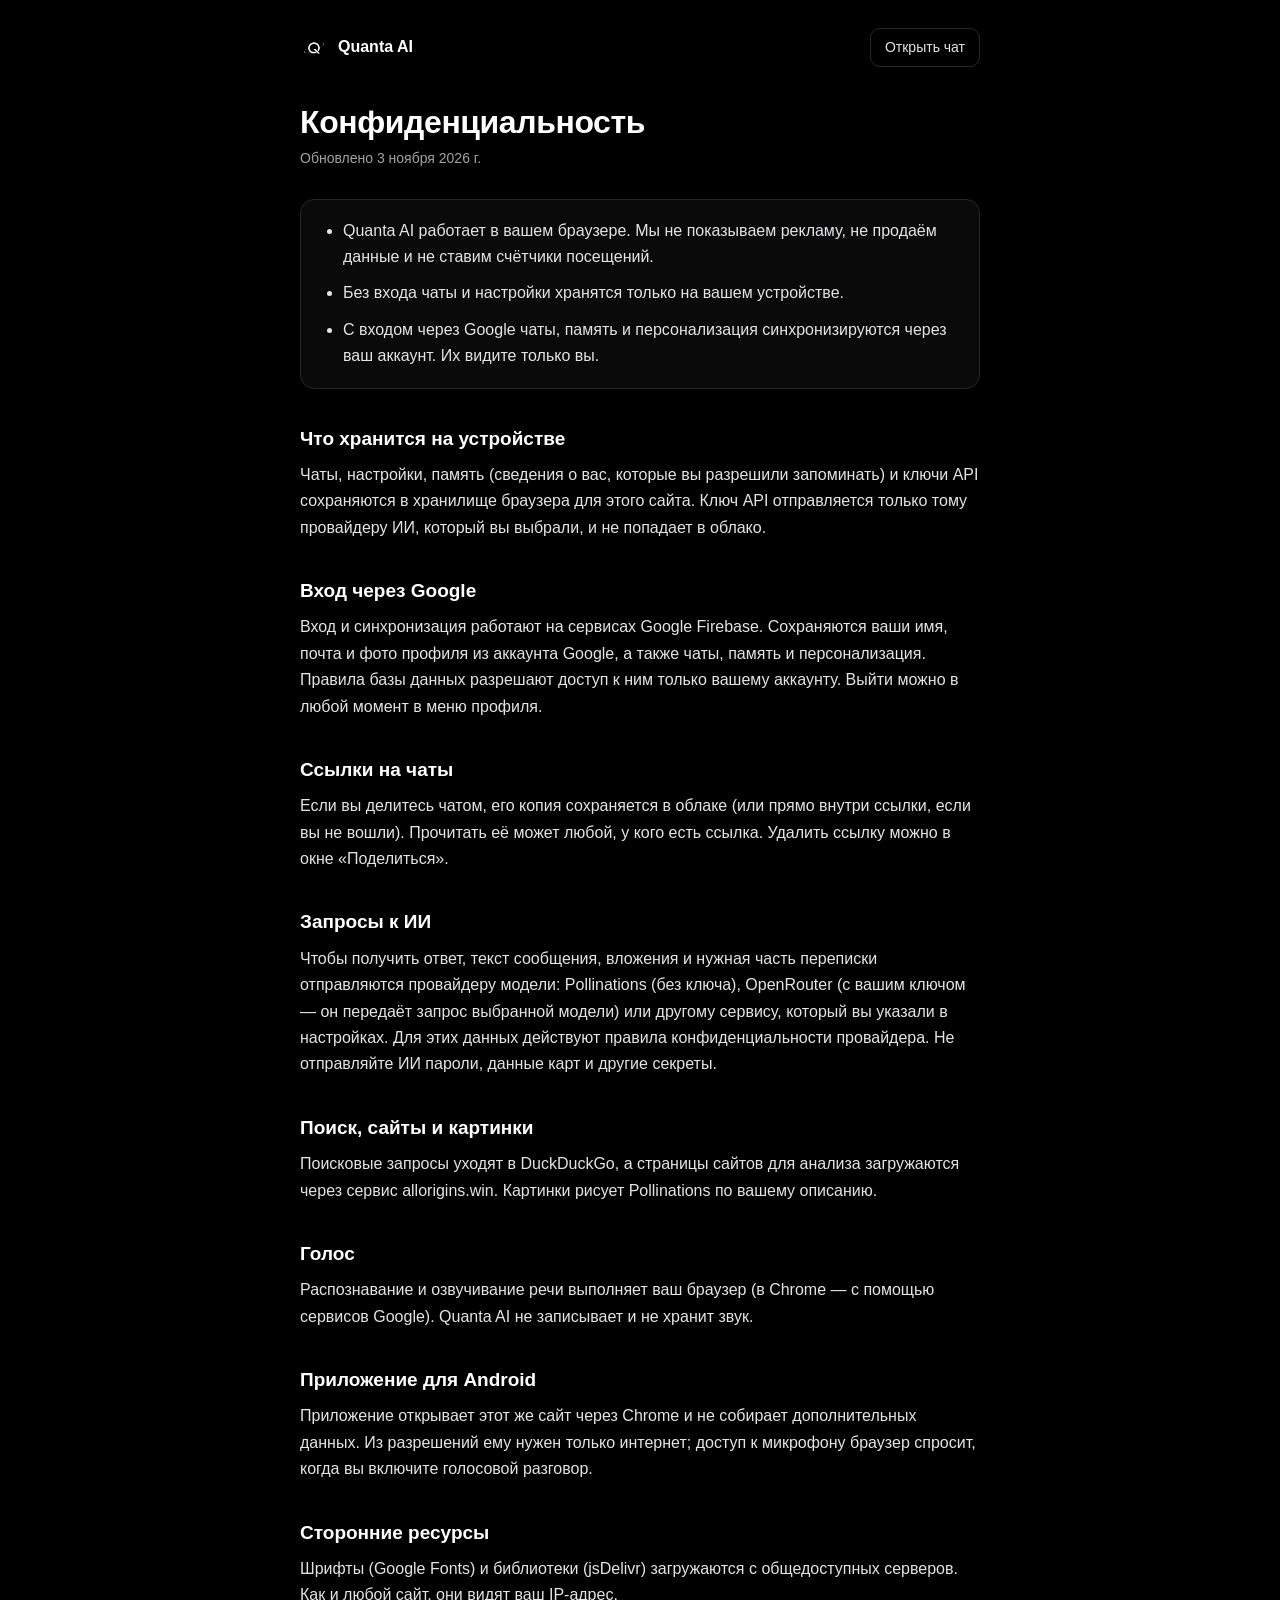
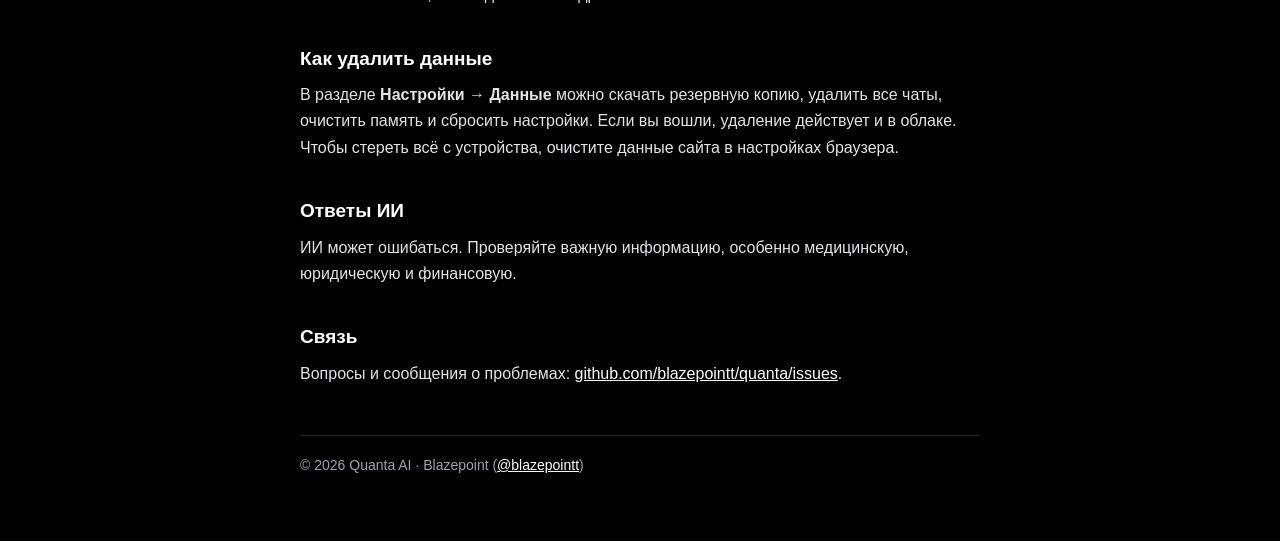
<file: privacy.html>
<!DOCTYPE html>
<html lang="ru" data-theme="dark">
<head>
    <meta charset="UTF-8">
    <meta name="viewport" content="width=device-width, initial-scale=1">
    <title>Конфиденциальность — Quanta AI</title>
    <meta name="description" content="Какие данные использует Quanta AI, где они хранятся и как их удалить.">
    <link rel="canonical" href="https://blazepointt.github.io/quanta/privacy.html">
    <link rel="icon" type="image/png" sizes="48x48" href="assets/favicon-48.png">
    <meta name="theme-color" content="#000000">
    <script>
    (function () {
        try {
            var p = JSON.parse(localStorage.getItem('quanta_prefs') || 'null') || {};
            var light = p.theme === 'light' || (p.theme === 'system' && window.matchMedia && matchMedia('(prefers-color-scheme: light)').matches);
            if (light) document.documentElement.setAttribute('data-theme', 'light');
        } catch (e) {}
    })();
    </script>
    <style>
        :root { --bg: #000; --fg: #e4e4e7; --head: #fff; --muted: #a1a1aa; --line: #27272a; --card: #0a0a0b; --link: #fff; }
        [data-theme="light"] { --bg: #fff; --fg: #27272a; --head: #09090b; --muted: #52525b; --line: #e4e4e7; --card: #fafafa; --link: #09090b; }
        * { box-sizing: border-box; }
        html { -webkit-text-size-adjust: 100%; }
        body { margin: 0; background: var(--bg); color: var(--fg); font: 16px/1.65 Inter, -apple-system, "Segoe UI", Roboto, "Noto Sans", Arial, sans-serif; }
        .wrap { max-width: 720px; margin: 0 auto; padding: 28px 20px 64px; }
        .top { display: flex; align-items: center; justify-content: space-between; gap: 12px; margin-bottom: 36px; }
        .brand { display: inline-flex; align-items: center; gap: 10px; color: var(--head); text-decoration: none; font-weight: 600; }
        .brand img { width: 28px; height: 28px; border-radius: 7px; }
        .back { color: var(--fg); text-decoration: none; font-size: 14px; border: 1px solid var(--line); border-radius: 10px; padding: 7px 14px; }
        .back:hover { border-color: var(--muted); }
        h1 { color: var(--head); font-size: clamp(25px, 7.4vw, 32px); line-height: 1.2; margin: 0 0 6px; letter-spacing: -0.4px; }
        h1, h2, p, li { overflow-wrap: break-word; hyphens: auto; }
        .updated { color: var(--muted); font-size: 14px; margin: 0 0 28px; }
        h2 { color: var(--head); font-size: 19px; margin: 34px 0 8px; }
        p, li { margin: 0 0 10px; }
        ul { padding-left: 22px; margin: 0 0 10px; }
        a { color: var(--link); }
        .summary { background: var(--card); border: 1px solid var(--line); border-radius: 14px; padding: 18px 20px; }
        .summary ul { margin: 0; }
        .summary li:last-child { margin-bottom: 0; }
        footer { margin-top: 48px; padding-top: 18px; border-top: 1px solid var(--line); color: var(--muted); font-size: 14px; }
    </style>
</head>
<body>
<div class="wrap">
    <div class="top">
        <a class="brand" href="./"><img src="assets/icon-192.png" alt="" width="28" height="28">Quanta AI</a>
        <a class="back" href="./">Открыть чат</a>
    </div>

    <h1>Конфиденциальность</h1>
    <p class="updated">Обновлено 3 ноября 2026 г.</p>

    <div class="summary">
        <ul>
            <li>Quanta AI работает в вашем браузере. Мы не показываем рекламу, не продаём данные и не ставим счётчики посещений.</li>
            <li>Без входа чаты и настройки хранятся только на вашем устройстве.</li>
            <li>С входом через Google чаты, память и персонализация синхронизируются через ваш аккаунт. Их видите только вы.</li>
        </ul>
    </div>

    <h2>Что хранится на устройстве</h2>
    <p>Чаты, настройки, память (сведения о вас, которые вы разрешили запоминать) и ключи API сохраняются в хранилище браузера для этого сайта. Ключ API отправляется только тому провайдеру ИИ, который вы выбрали, и не попадает в облако.</p>

    <h2>Вход через Google</h2>
    <p>Вход и синхронизация работают на сервисах Google Firebase. Сохраняются ваши имя, почта и фото профиля из аккаунта Google, а также чаты, память и персонализация. Правила базы данных разрешают доступ к ним только вашему аккаунту. Выйти можно в любой момент в меню профиля.</p>

    <h2>Ссылки на чаты</h2>
    <p>Если вы делитесь чатом, его копия сохраняется в облаке (или прямо внутри ссылки, если вы не вошли). Прочитать её может любой, у кого есть ссылка. Удалить ссылку можно в окне «Поделиться».</p>

    <h2>Запросы к ИИ</h2>
    <p>Чтобы получить ответ, текст сообщения, вложения и нужная часть переписки отправляются провайдеру модели: Pollinations (без ключа), OpenRouter (с вашим ключом — он передаёт запрос выбранной модели) или другому сервису, который вы указали в настройках. Для этих данных действуют правила конфиденциальности провайдера. Не отправляйте ИИ пароли, данные карт и другие секреты.</p>

    <h2>Поиск, сайты и картинки</h2>
    <p>Поисковые запросы уходят в DuckDuckGo, а страницы сайтов для анализа загружаются через сервис allorigins.win. Картинки рисует Pollinations по вашему описанию.</p>

    <h2>Голос</h2>
    <p>Распознавание и озвучивание речи выполняет ваш браузер (в Chrome — с помощью сервисов Google). Quanta AI не записывает и не хранит звук.</p>

    <h2>Приложение для Android</h2>
    <p>Приложение открывает этот же сайт через Chrome и не собирает дополнительных данных. Из разрешений ему нужен только интернет; доступ к микрофону браузер спросит, когда вы включите голосовой разговор.</p>

    <h2>Сторонние ресурсы</h2>
    <p>Шрифты (Google Fonts) и библиотеки (jsDelivr) загружаются с общедоступных серверов. Как и любой сайт, они видят ваш IP-адрес.</p>

    <h2>Как удалить данные</h2>
    <p>В разделе <b>Настройки → Данные</b> можно скачать резервную копию, удалить все чаты, очистить память и сбросить настройки. Если вы вошли, удаление действует и в облаке. Чтобы стереть всё с устройства, очистите данные сайта в настройках браузера.</p>

    <h2>Ответы ИИ</h2>
    <p>ИИ может ошибаться. Проверяйте важную информацию, особенно медицинскую, юридическую и финансовую.</p>

    <h2>Связь</h2>
    <p>Вопросы и сообщения о проблемах: <a href="https://github.com/blazepointt/quanta/issues" target="_blank" rel="noopener">github.com/blazepointt/quanta/issues</a>.</p>

    <footer>© 2026 Quanta AI · Blazepoint (<a href="https://github.com/blazepointt" target="_blank" rel="noopener">@blazepointt</a>)</footer>
</div>
</body>
</html>
</file>
